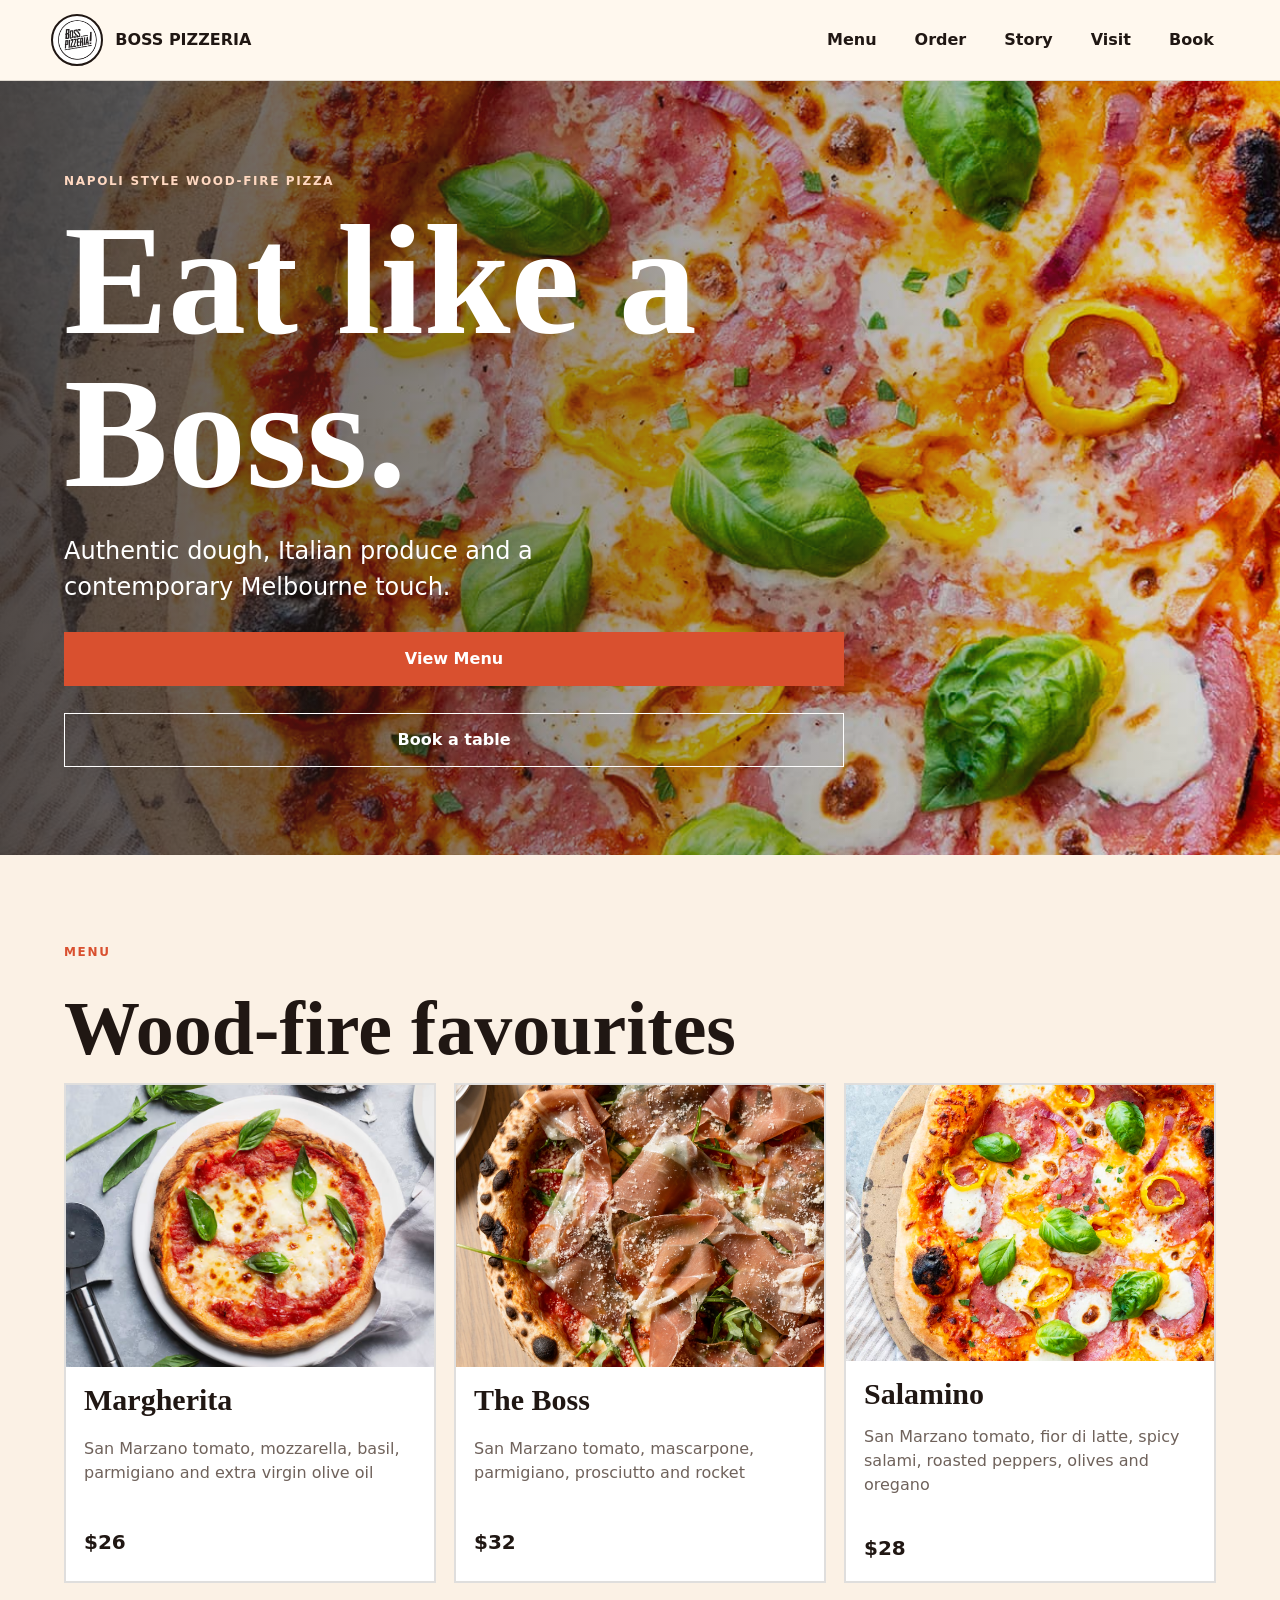
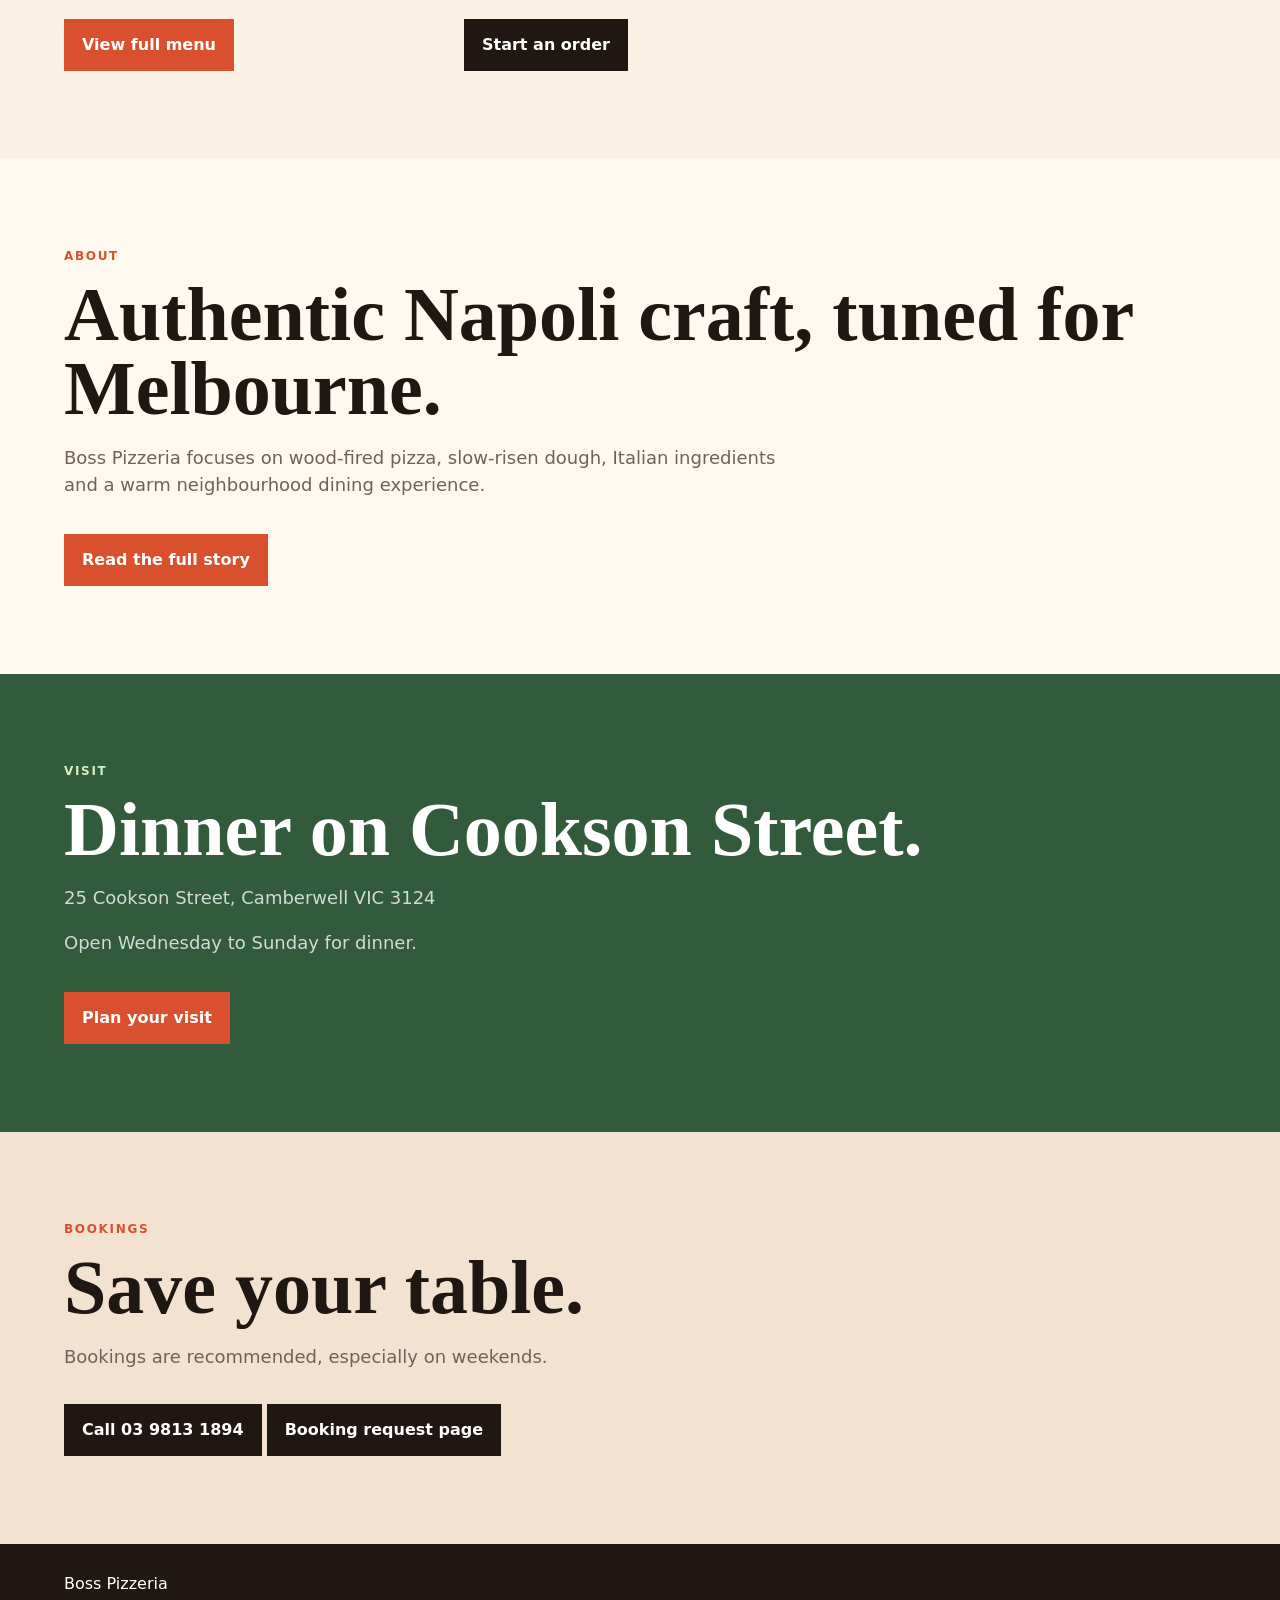
<file: index.html>
<!DOCTYPE html>
<html lang="en">
    <head>
        <meta charset="utf-8">
        <meta name="viewport" content="width=device-width, initial-scale=1">
        <title>Boss Pizzeria | Eat Like A Boss</title>
        <meta name="description" content="Redesign Proposal for Boss Pizzeria">
        <link rel="stylesheet" href="css/styles.css">
        <link rel="icon" href="assets/logo-dark.png">
    </head>
    <body>
        <header>
            <a href="index.html" aria-label="Boss Pizzeria home">
            <img src="assets/logo-dark.png" alt="" width="52" height="52">
            <span>Boss Pizzeria</span>
            </a>
            
            <!--NAVBAR SECTION-->
            <nav aria-label="Main navigation">
                <a href="menu.html">Menu</a>
                <a href="Order.html">Order</a>
                <a href="#story">Story</a>
                <a href="#visit">Visit</a>
                <a href="#booking">Book</a>
            </nav>
        </header>
        <main>
            <!--HERO SECTION-->
            <section>
                <img src="assets/hero-pizza.jpg">
                <p>Napoli style wood-fire pizza</p>
                <h1>Eat like a Boss.</h1>
                <p>Authentic dough, Italian produce and a contemporary Melbourne touch.</p>

                <a href="#menu">View Menu</a>
                <a href="#booking">Book a table</a>
            </section>
            <!--MENU SECTION-->
            <section id="menu">
                <p>Menu</p>
                <h2>Wood-fire favourites</h1>

                <article>
                    <img src="assets/margherita.png">
                    <h3>Margherita</h3>
                    <p>San Marzano tomato, mozzarella, basil, parmigiano and extra virgin olive oil</p>
                    <p>$26</p>
                </article>
                <article>
                    <img src="assets/the-boss.jpg">
                    <h3>The Boss</h3>
                    <p>San Marzano tomato, mascarpone, parmigiano, prosciutto and rocket</p>
                    <p>$32</p>
                </article>
                <article>
                    <img src="assets/hero-pizza.jpg">
                    <h3>Salamino</h3>
                    <p>San Marzano tomato, fior di latte, spicy salami, roasted peppers, olives and oregano</p>
                    <p>$28</p>
                </article>
                <a class="section-button" href="menu.html">View full menu</a>
                <a class="section-button secondary-button" href="order.html">Start an order</a>
            </section>
            <!--STORY-->
            <section id="story">
                <p>About</p>
                <h2>Authentic Napoli craft, tuned for Melbourne.</h2>
                <p>Boss Pizzeria focuses on wood-fired pizza, slow-risen dough, Italian ingredients and a warm neighbourhood dining experience.</p>
                <a class="section-button" href="story.html">Read the full story</a>
            </section>
            <!--VISIT-->
            <section id="visit">
                <p>Visit</p>
                <h2>Dinner on Cookson Street.</h2>
                <p>25 Cookson Street, Camberwell VIC 3124</p>
                <p>Open Wednesday to Sunday for dinner.</p>
                <a class="section-button" href="visit.html">Plan your visit</a>
            </section>
            <!--BOOKING-->
            <section id="booking">
                <p>Bookings</p>
                <h2>Save your table.</h2>
                <p>Bookings are recommended, especially on weekends.</p>
                <a href="tel:+61398131894">Call 03 9813 1894</a>
                <a class="section-button" href="booking.html">Booking request page</a>
            </section>
        </main>
        <footer>
            <p>Boss Pizzeria</p>
        </footer>
    </body>
</html>
</file>
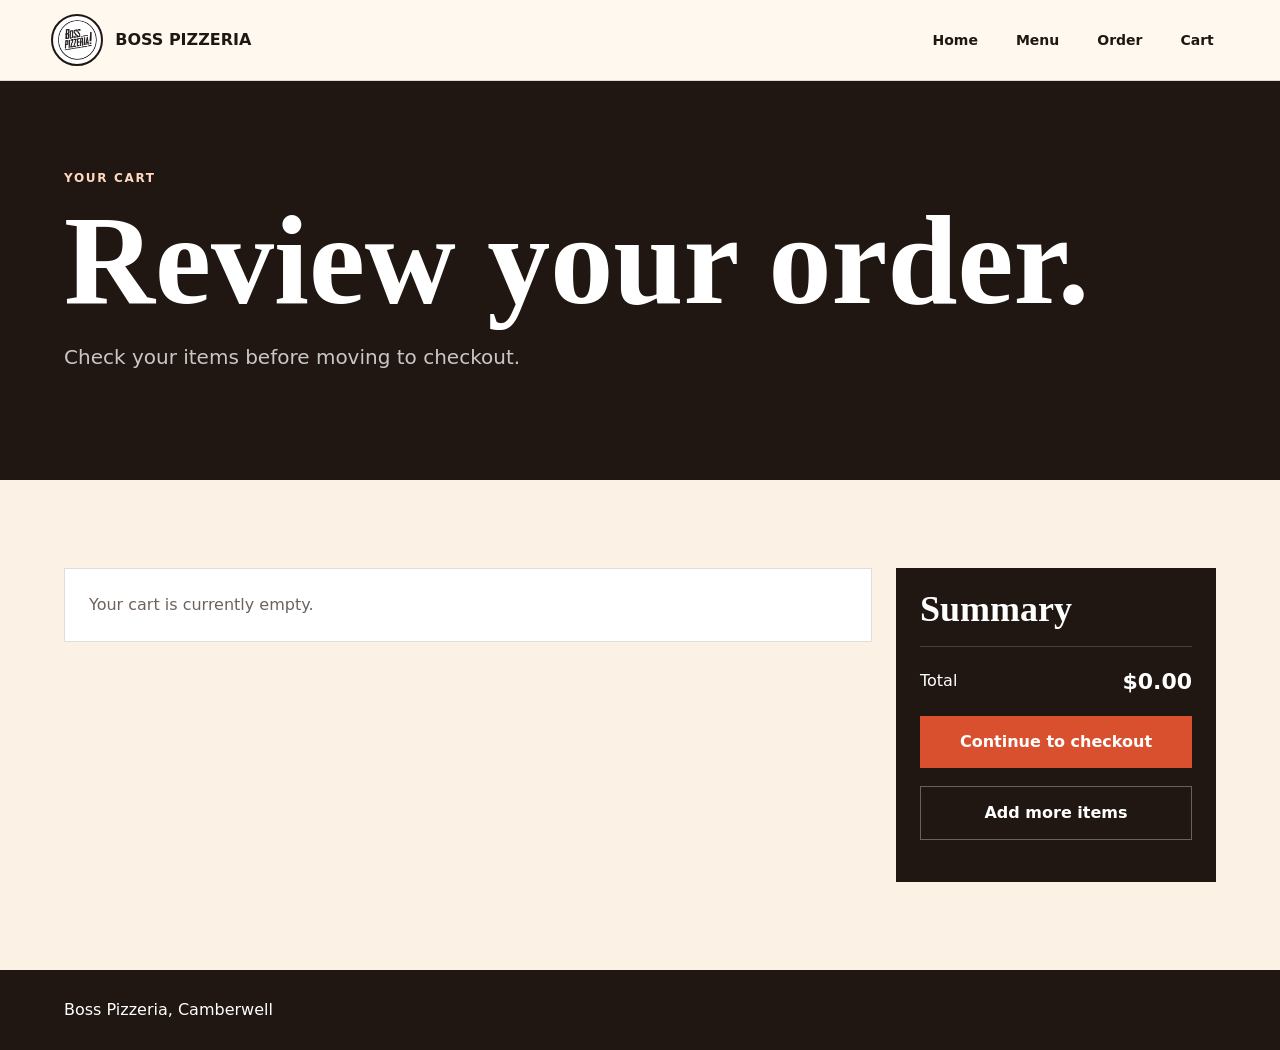
<file: cart.html>
<!doctype html>
<html lang="en">
  <head>
    <meta charset="utf-8">
    <meta name="viewport" content="width=device-width, initial-scale=1">
    <title>Cart | Boss Pizzeria</title>
    <meta name="description" content="Review your Boss Pizzeria cart.">
    <link rel="stylesheet" href="css/cart.css">
    <link rel="icon" href="assets/logo-dark.png">
  </head>

  <body>
    <header>
      <a href="index.html" aria-label="Boss Pizzeria home">
        <img src="assets/logo-dark.png" alt="" width="52" height="52">
        <span>Boss Pizzeria</span>
      </a>

      <nav aria-label="Main navigation">
        <a href="index.html">Home</a>
        <a href="menu.html">Menu</a>
        <a href="order.html">Order</a>
        <a href="cart.html">Cart</a>
      </nav>
    </header>

    <main>
      <section class="page-hero">
        <p>Your cart</p>
        <h1>Review your order.</h1>
        <p>Check your items before moving to checkout.</p>
      </section>

      <section class="cart-page">
        <div class="cart-panel">
          <p class="empty-cart-message" data-empty-cart>Your cart is currently empty.</p>
          <div class="cart-items" data-cart-items></div>
        </div>

        <aside class="cart-summary">
          <h2>Summary</h2>
          <div class="summary-line">
            <span>Total</span>
            <strong data-cart-total>$0.00</strong>
          </div>

          <a class="primary-action" href="checkout.html" data-checkout-link>Continue to checkout</a>
          <a class="secondary-action" href="order.html">Add more items</a>
          <p class="cart-warning" data-cart-warning></p>
        </aside>
      </section>
    </main>

    <footer>
      <p>Boss Pizzeria, Camberwell</p>
    </footer>

    <script src="js/cart.js"></script>
  </body>
</html>
</file>
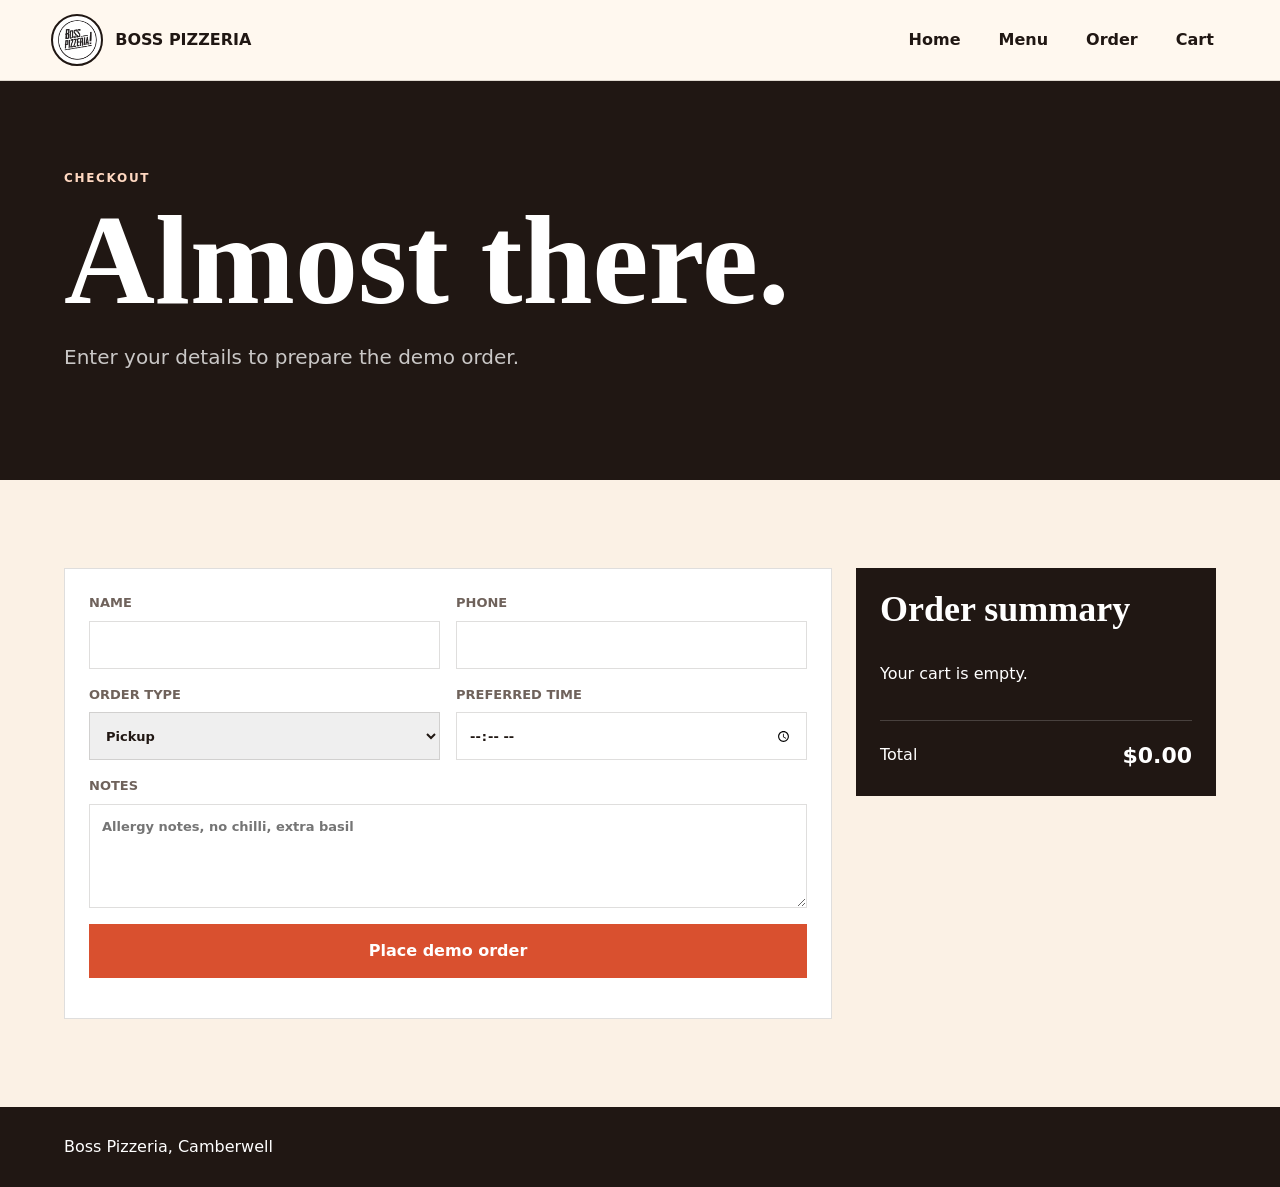
<file: checkout.html>
<!doctype html>
<html lang="en">
  <head>
    <meta charset="utf-8">
    <meta name="viewport" content="width=device-width, initial-scale=1">
    <title>Checkout | Boss Pizzeria</title>
    <meta name="description" content="Checkout demo order for Boss Pizzeria.">
    <link rel="stylesheet" href="css/checkout.css">
    <link rel="icon" href="assets/logo-dark.png">
  </head>

  <body>
    <header>
      <a href="index.html" aria-label="Boss Pizzeria home">
        <img src="assets/logo-dark.png" alt="" width="52" height="52">
        <span>Boss Pizzeria</span>
      </a>

      <nav aria-label="Main navigation">
        <a href="index.html">Home</a>
        <a href="menu.html">Menu</a>
        <a href="order.html">Order</a>
        <a href="cart.html">Cart</a>
      </nav>
    </header>

    <main>
      <section class="page-hero">
        <p>Checkout</p>
        <h1>Almost there.</h1>
        <p>Enter your details to prepare the demo order.</p>
      </section>

      <section class="checkout-page">
        <form class="checkout-form" data-checkout-form>
          <label>
            Name
            <input name="name" type="text" autocomplete="name" required>
          </label>

          <label>
            Phone
            <input name="phone" type="tel" autocomplete="tel" required>
          </label>

          <label>
            Order type
            <select name="orderType" required>
              <option value="Pickup">Pickup</option>
              <option value="Dine in">Dine in</option>
            </select>
          </label>

          <label>
            Preferred time
            <input name="time" type="time" required>
          </label>

          <label class="full">
            Notes
            <textarea name="notes" rows="4" placeholder="Allergy notes, no chilli, extra basil"></textarea>
          </label>

          <button type="submit">Place demo order</button>
          <p class="form-message" data-form-message></p>
        </form>

        <aside class="checkout-summary">
          <h2>Order summary</h2>
          <div data-summary-items></div>
          <div class="summary-line">
            <span>Total</span>
            <strong data-summary-total>$0.00</strong>
          </div>
        </aside>
      </section>
    </main>

    <footer>
      <p>Boss Pizzeria, Camberwell</p>
    </footer>

    <script src="js/checkout.js"></script>
  </body>
</html>
</file>
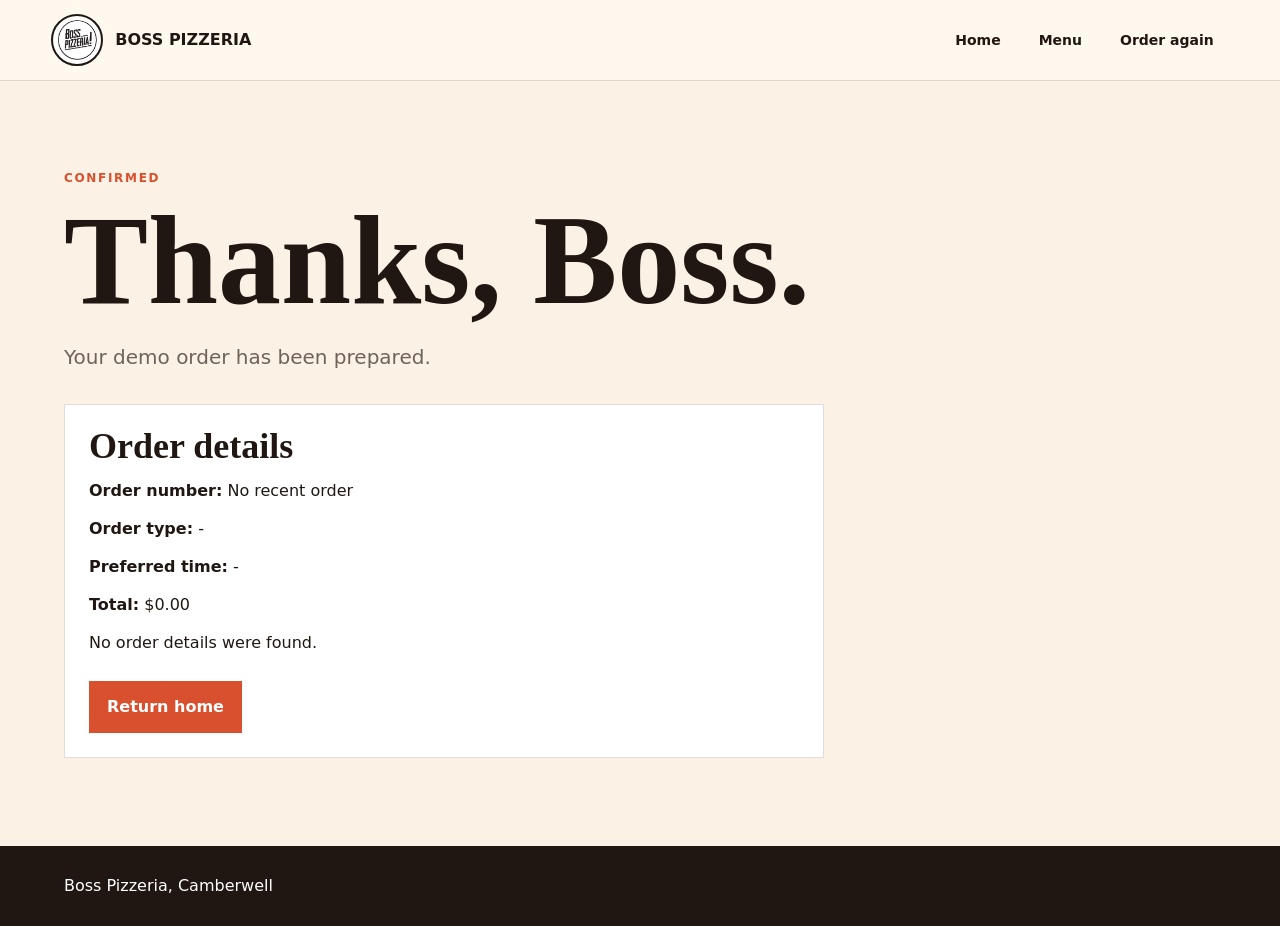
<file: confirmation.html>
<!doctype html>
<html lang="en">
  <head>
    <meta charset="utf-8">
    <meta name="viewport" content="width=device-width, initial-scale=1">
    <title>Confirmation | Boss Pizzeria</title>
    <meta name="description" content="Boss Pizzeria order confirmation.">
    <link rel="stylesheet" href="css/confirmation.css">
    <link rel="icon" href="assets/logo-dark.png">
  </head>

  <body>
    <header>
      <a href="index.html" aria-label="Boss Pizzeria home">
        <img src="assets/logo-dark.png" alt="" width="52" height="52">
        <span>Boss Pizzeria</span>
      </a>

      <nav aria-label="Main navigation">
        <a href="index.html">Home</a>
        <a href="menu.html">Menu</a>
        <a href="order.html">Order again</a>
      </nav>
    </header>

    <main>
      <section class="confirmation-page">
        <p>Confirmed</p>
        <h1>Thanks, <span data-customer-name>Boss</span>.</h1>
        <p>Your demo order has been prepared.</p>

        <div class="confirmation-card">
          <h2>Order details</h2>
          <p><strong>Order number:</strong> <span data-order-number></span></p>
          <p><strong>Order type:</strong> <span data-order-type></span></p>
          <p><strong>Preferred time:</strong> <span data-order-time></span></p>
          <p><strong>Total:</strong> <span data-order-total></span></p>

          <div data-confirmation-items></div>

          <a href="index.html">Return home</a>
        </div>
      </section>
    </main>

    <footer>
      <p>Boss Pizzeria, Camberwell</p>
    </footer>

    <script src="js/confirmation.js"></script>
  </body>
</html>
</file>
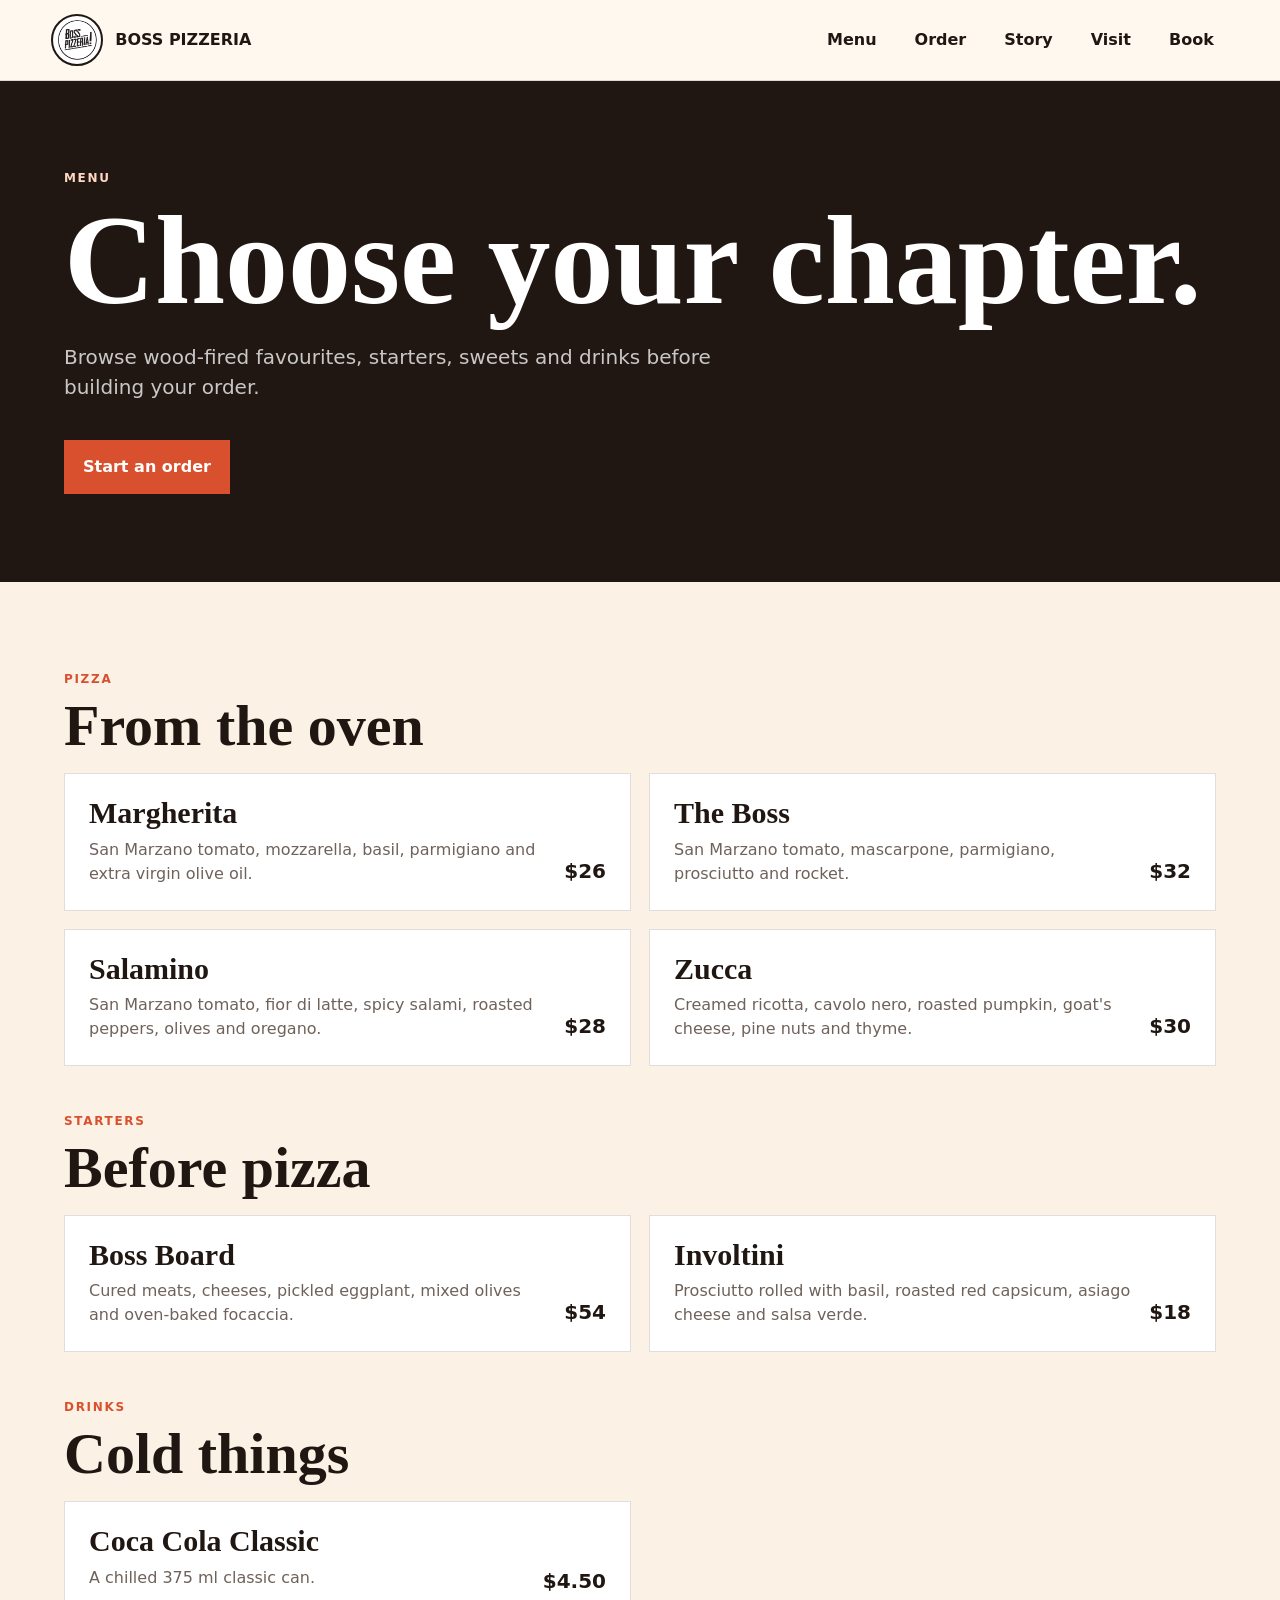
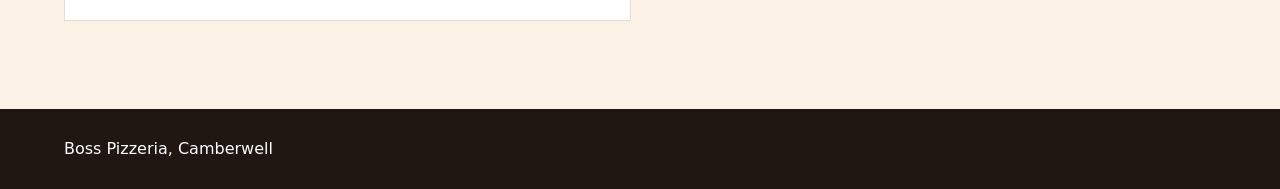
<file: menu.html>
<!doctype html>
<html lang="en">
  <head>
    <meta charset="utf-8">
    <meta name="viewport" content="width=device-width, initial-scale=1">
    <title>Menu | Boss Pizzeria</title>
    <meta name="description" content="Browse the Boss Pizzeria menu.">
    <link rel="stylesheet" href="css/menu.css">
    <link rel="icon" href="assets/logo-dark.png">
  </head>

  <body>
    <header>
      <a href="index.html" aria-label="Boss Pizzeria home">
        <img src="assets/logo-dark.png" alt="" width="52" height="52" href="index.html">
        <span>Boss Pizzeria</span>
      </a>

      <nav aria-label="Main navigation">
        <a href="menu.html">Menu</a>
        <a href="Order.html">Order</a>
        <a href="index.html#story">Story</a>
        <a href="index.html#visit">Visit</a>
        <a href="index.html#booking">Book</a>
      </nav>
    </header>

    <main>
      <section class="page-hero">
        <p>Menu</p>
        <h1>Choose your chapter.</h1>
        <p>Browse wood-fired favourites, starters, sweets and drinks before building your order.</p>
        <a class="section-button secondary-button" href="order.html">Start an order</a>
      </section>

      <section class="full-menu">
        <div>
          <p>Pizza</p>
          <h2>From the oven</h2>
        </div>

        <article>
          <h3>Margherita</h3>
          <p>San Marzano tomato, mozzarella, basil, parmigiano and extra virgin olive oil.</p>
          <strong>$26</strong>
        </article>

        <article>
          <h3>The Boss</h3>
          <p>San Marzano tomato, mascarpone, parmigiano, prosciutto and rocket.</p>
          <strong>$32</strong>
        </article>

        <article>
          <h3>Salamino</h3>
          <p>San Marzano tomato, fior di latte, spicy salami, roasted peppers, olives and oregano.</p>
          <strong>$28</strong>
        </article>

        <article>
          <h3>Zucca</h3>
          <p>Creamed ricotta, cavolo nero, roasted pumpkin, goat's cheese, pine nuts and thyme.</p>
          <strong>$30</strong>
        </article>

        <div>
          <p>Starters</p>
          <h2>Before pizza</h2>
        </div>

        <article>
          <h3>Boss Board</h3>
          <p>Cured meats, cheeses, pickled eggplant, mixed olives and oven-baked focaccia.</p>
          <strong>$54</strong>
        </article>

        <article>
          <h3>Involtini</h3>
          <p>Prosciutto rolled with basil, roasted red capsicum, asiago cheese and salsa verde.</p>
          <strong>$18</strong>
        </article>

        <div>
          <p>Drinks</p>
          <h2>Cold things</h2>
        </div>

        <article>
          <h3>Coca Cola Classic</h3>
          <p>A chilled 375 ml classic can.</p>
          <strong>$4.50</strong>
        </article>
      </section>
    </main>

    <footer>
      <p>Boss Pizzeria, Camberwell</p>
    </footer>
  </body>
</html>
</file>
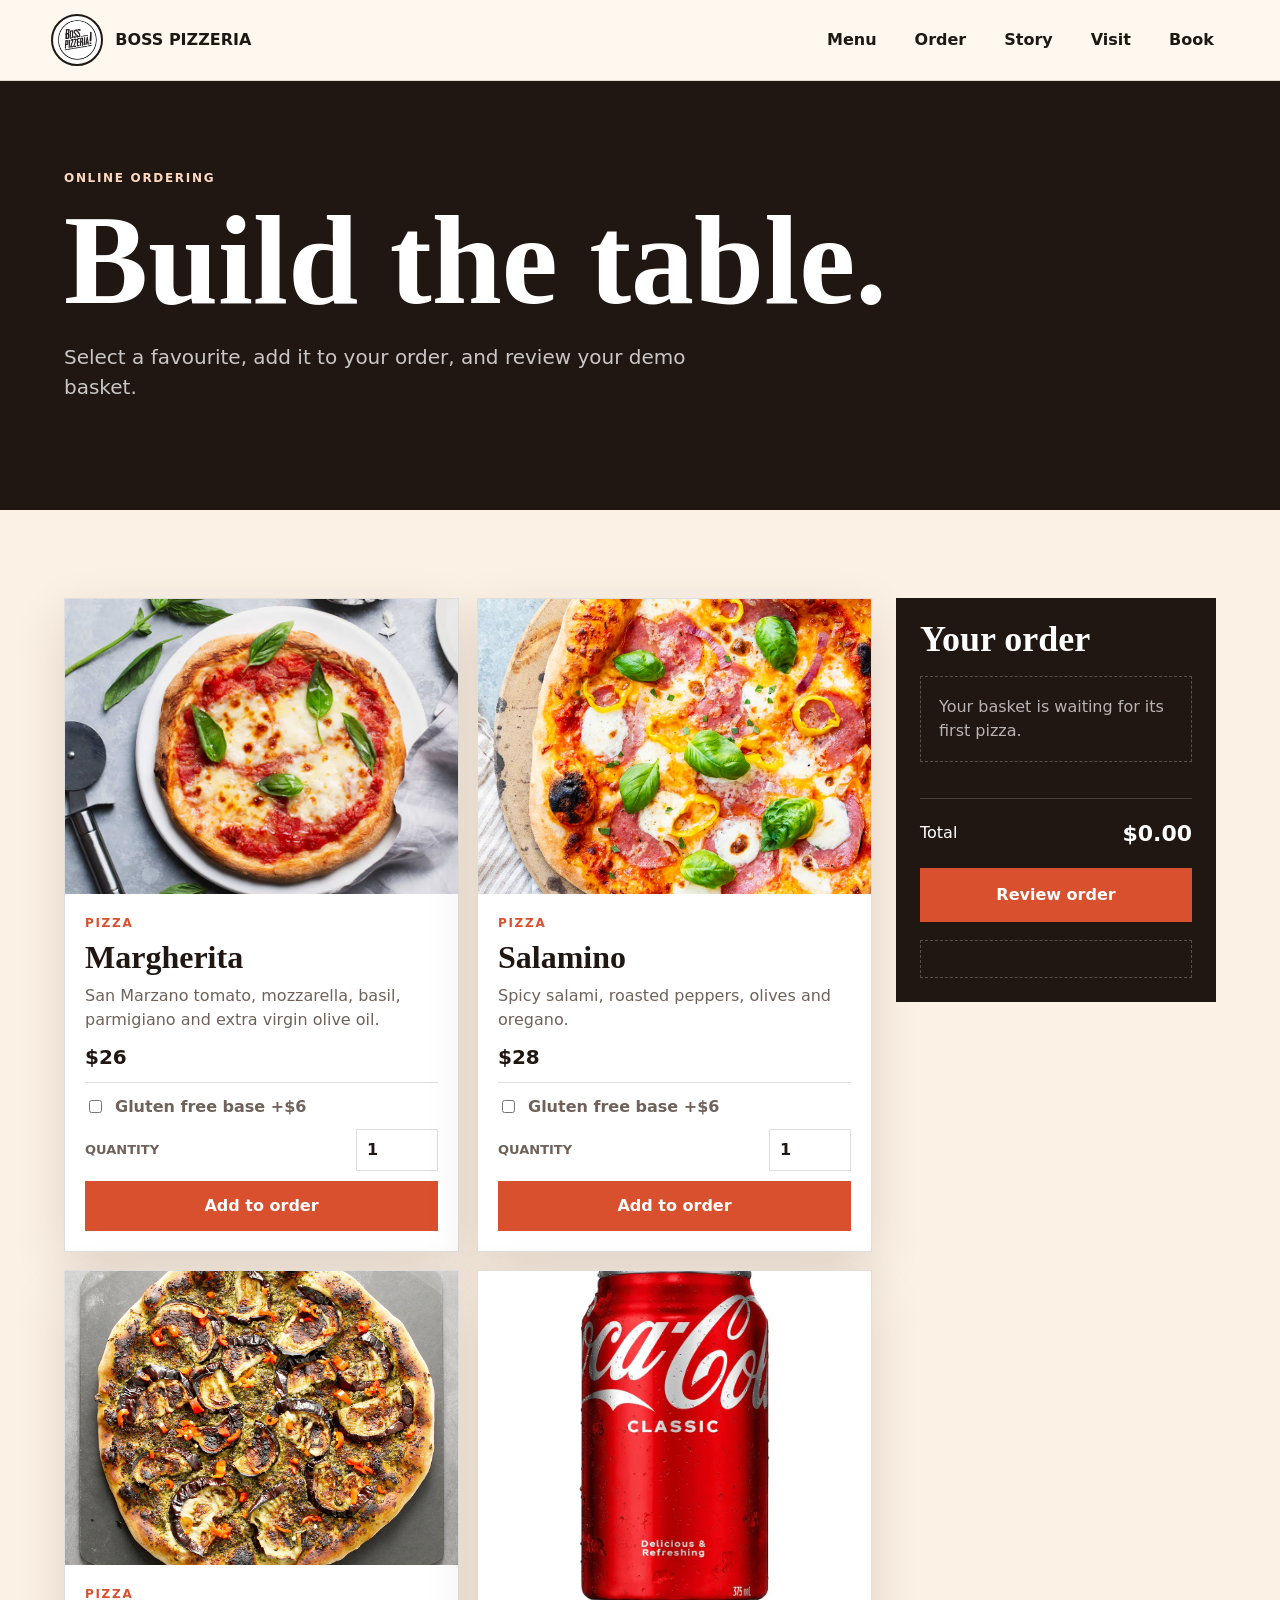
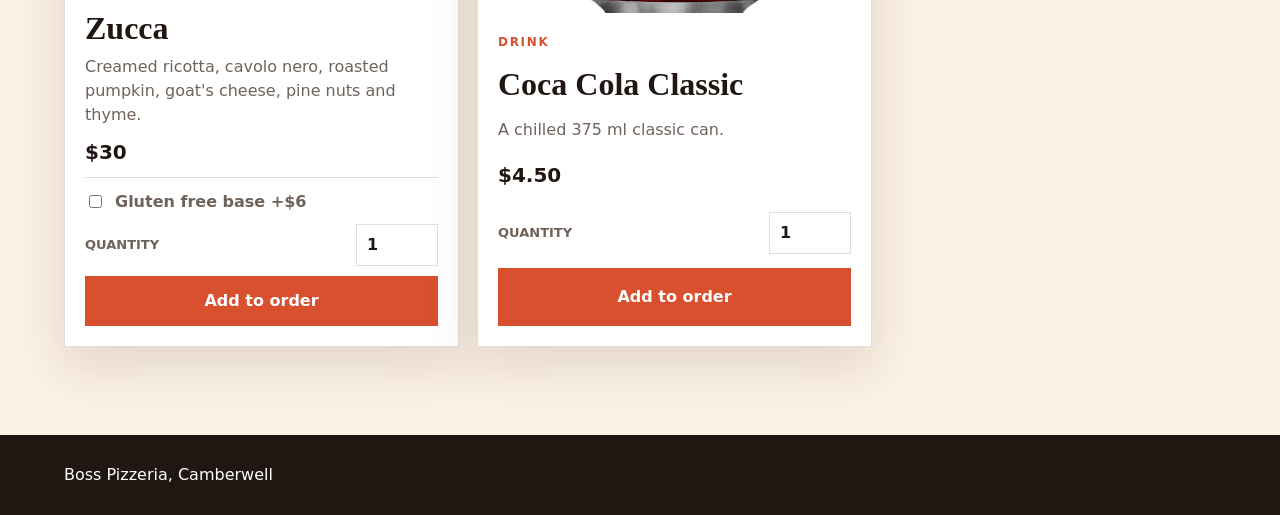
<file: Order.html>
<!doctype html>
<html lang="en">
  <head>
    <meta charset="utf-8">
    <meta name="viewport" content="width=device-width, initial-scale=1">
    <title>Order | Boss Pizzeria</title>
    <meta name="description" content="Build a Boss Pizzeria order.">
    <link rel="stylesheet" href="css/order.css">
    <link rel="icon" href="assets/logo-dark.png">
  </head>

  <body>
    <header>
      <a href="index.html" aria-label="Boss Pizzeria home">
        <img src="assets/logo-dark.png" alt="" width="52" height="52" href="index.html">
        <span>Boss Pizzeria</span>
      </a>

      <nav aria-label="Main navigation">
        <a href="menu.html">Menu</a>
        <a href="Order.html">Order</a>
        <a href="index.html#story">Story</a>
        <a href="index.html#visit">Visit</a>
        <a href="index.html#booking">Book</a>
      </nav>
    </header>

    <main>
      <section class="page-hero">
        <p>Online ordering</p>
        <h1>Build the table.</h1>
        <p>Select a favourite, add it to your order, and review your demo basket.</p>
      </section>

      <section class="order-layout">
        <div class="order-list">
            <article class="order-card">
            <img src="assets/margherita.png" alt="Margherita pizza with fresh basil">
            <div>
                <p>Pizza</p>
                <h2>Margherita</h2>
                <p>San Marzano tomato, mozzarella, basil, parmigiano and extra virgin olive oil.</p>
                <strong>$26</strong>

                <label class="option-check">
                <input type="checkbox" data-option="gluten-free">
                <span>Gluten free base +$6</span>
                </label>

                <label class="quantity-control">
                <span>Quantity</span>
                <input type="number" min="1" value="1" data-quantity>
                </label>

                <button type="button" data-add-item data-name="Margherita" data-price="26" data-gluten-eligible="true">
                Add to order
                </button>
            </div>
            </article>

            <article class="order-card">
            <img src="assets/hero-pizza.jpg" alt="Pizza with salami, basil and yellow chilli">
            <div>
                <p>Pizza</p>
                <h2>Salamino</h2>
                <p>Spicy salami, roasted peppers, olives and oregano.</p>
                <strong>$28</strong>

                <label class="option-check">
                <input type="checkbox" data-option="gluten-free">
                <span>Gluten free base +$6</span>
                </label>

                <label class="quantity-control">
                <span>Quantity</span>
                <input type="number" min="1" value="1" data-quantity>
                </label>

                <button type="button" data-add-item data-name="Salamino" data-price="28" data-gluten-eligible="true">
                Add to order
                </button>
            </div>
            </article>

            <article class="order-card">
            <img src="assets/eggplant-pizza.png" alt="Eggplant pizza with pesto and chilli">
            <div>
                <p>Pizza</p>
                <h2>Zucca</h2>
                <p>Creamed ricotta, cavolo nero, roasted pumpkin, goat's cheese, pine nuts and thyme.</p>
                <strong>$30</strong>

                <label class="option-check">
                <input type="checkbox" data-option="gluten-free">
                <span>Gluten free base +$6</span>
                </label>

                <label class="quantity-control">
                <span>Quantity</span>
                <input type="number" min="1" value="1" data-quantity>
                </label>

                <button type="button" data-add-item data-name="Zucca" data-price="30" data-gluten-eligible="true">
                Add to order
                </button>
            </div>
            </article>

            <article class="order-card">
            <img src="assets/coke.png" alt="Coca Cola can">
            <div>
                <p>Drink</p>
                <h2>Coca Cola Classic</h2>
                <p>A chilled 375 ml classic can.</p>
                <strong>$4.50</strong>

                <label class="quantity-control">
                <span>Quantity</span>
                <input type="number" min="1" value="1" data-quantity>
                </label>

                <button type="button" data-add-item data-name="Coca Cola Classic" data-price="4.5" data-gluten-eligible="false">
                Add to order
                </button>
            </div>
            </article>
        </div>

        <aside class="order-summary">
            <h2>Your order</h2>

            <p class="empty-cart-message" data-empty-cart>Your basket is waiting for its first pizza.</p>

            <div class="cart-items" data-cart-items></div>

            <div class="summary-line">
                <span>Total</span>
                <strong data-cart-total>$0.00</strong>
            </div>

            <button type="button" data-review-order>Review order</button>
            <p class="review-message" data-review-message></p>
            </aside>
      </section>
    </main>

    <footer>
      <p>Boss Pizzeria, Camberwell</p>
    </footer>
    <script src="js/order.js"></script>
  </body>
</html>
</file>
<file: css/styles.css>
:root{
    --paper: #fff8ef;
    --paper-deep: #f2e2cf;
    --ink: #201713;
    --muted: #6f625b;
    --tomato: #d9502f;
    --tomato-dark: #a53722;
    --basil: #315b3b;
    --line: rgba(32,23,19,0.14);
}

*{
    box-sizing: border-box;
}

html{
    scroll-behavior: smooth;
}

body{
    margin:0;
    background: var(--paper);
    color: var(--ink);
    font-family: Inter, system-ui, -apple-system, BlinkMacSystemFont, "Segoe UI", sans-serif;
    line-height: 1.5;
}

img{
    display: block;
    max-width: 100%;
}

a{
    color:inherit;
    text-decoration: none;
}
/*HEADER SECTION*/
header{
    align-items: center;
    background: rgba(255,248,238,1);
    border-bottom: 1px solid var(--line);
    display: flex;
    justify-content: space-between;
    padding: 14px clamp(18px,4vw,56px);
    position: sticky;
    top: 0;
    z-index: 10;
    opacity: 1;
}

header > a{
    align-items: center;
    display: inline-flex;
    gap: 12px;
    font-weight: 900;
    text-transform: uppercase;
}

header > a img{
    background: white;
    border: 2px solid var(--ink);
    border-radius: 50%;
    height: 52px;
    object-fit: contain;
    padding: 4px;
    width: 52px;
}

/*NAV SECTION*/
nav{
    align-items: center;
    display:flex;
    gap: 8px;
    opacity: 1;
}

nav a{
    border: 1px solid transparent;
    font-size: 16px;
    font-weight: 800;
    padding: 10px 14px;
}

nav a:hover{
    border-color: var(--ink);
}

/*MAIN SECTION*/
main > section {
    padding: clamp(48px, 7vw, 88px) clamp(20px, 5vw, 72px);
}
/*Hero*/
main >section:first-child{
    align-items: end;
    color: white;
    display: grid;
    min-height: 86vh;
    overflow: hidden;
    position: relative;
}
main >section:first-child >img{
    height: 100%;
    inset: 0;
    object-fit: cover;
    position: absolute;
    width: 100%;
    z-index: 0;
}

main > section:first-child::after{
    background: linear-gradient(
        90deg,
        rgba(32,23,19,0.78),
        rgba(32,23,19,0.38) 55%,
        rgba(32,23,19,0.12)
    );
    content: "";
    inset: 0;
    position: absolute;
    z-index:1;
}
main > section:first-child > *:not(img){
    max-width: 780px;
    position: relative;
    z-index: 2;
}

main > section:first-child p:first-of-type,
section > p:first-child{
    color: var(--tomato);
    font-size: 12px;
    font-weight: 900;
    letter-spacing: 0.14em;
    margin: 0 0 12px;
    text-transform: uppercase;
}

main > section:first-child p:first-of-type{
    color: #ffd8c1;
}

main > section:first-child p:nth-of-type(2){
    font-size: clamp(18px,2vw,24px);
    margin: 20px 0 0;
    max-width: 640px;
}

main > section:first-child a{
    border: 1px solid white;
    display: inline-flex;
    font-weight:900;
    justify-content: center;
    margin-right: 10px;
    margin-top: 24px;
    min-height:50px;
    padding: 14px 18px;
}

main > section:first-child a:first-of-type{
    background: var(--tomato);
    border-color: var(--tomato);
}

main > section:first-child a:first-of-type:hover{
    background: var(--tomato-dark);
    border-color: var(--tomato-dark);
}

/*Menu*/
#menu{
    background: #fbf1e5;
    display: grid;
    gap: 18px;
    grid-template-columns: repeat(3,minmax(0,1fr))
}

#menu >p,#menu>h2{
    grid-column: 1/-1;
}

#menu article {
  background: white;
  border: 2px solid var(--line);
  display: grid;
  overflow: hidden;
}
#menu article img{
    aspect-ratio: 4/3;
    height:100%;
    object-fit: cover;
    width:100%;
}

#menu article h3, #menu article p{
    margin-left:18px;
    margin-right:18px;
}

#menu article h3{
    margin-top:18px;
}

#menu article p{
    color: var(--muted);
}

#menu article p:last-child{
    color: var(--ink);
    font-size:20px;
    font-weight: 900;
    margin-bottom: 18px;
}

/*Story*/
#story{
    background: var(--paper);
}

#story p:not(:first-child) {
    color: var(--muted);
    font-size: 18px;
    max-width: 720px;
}

/*Visit*/
#visit{
    background: var(--basil);
    color: white;
}

#visit > p:first-child{
    color: #d5f0bc;
}

#visit p:not(:first-child) {
    color: rgba(255, 255, 255, 0.78);
    font-size: 18px;
    max-width: 720px;
}

/*Booking*/
#booking {
    background: var(--paper-deep);
}

#booking p:not(:first-child) {
    color: var(--muted);
    font-size: 18px;
    max-width: 720px;
}

#booking a {
    background: var(--ink);
    color: white;
    display: inline-flex;
    font-weight: 900;
    margin-top: 16px;
    min-height: 50px;
    padding: 14px 18px;
}

/*Footer*/
footer {
    align-items: center;
    background: var(--ink);
    color: white;
    display: flex;
    justify-content: space-between;
    padding: 28px clamp(20px, 5vw, 72px);
}

footer p {
    margin: 0;
}

/*generics*/
h1,h2,h3{
    font-family: Georgia, 'Times New Roman', Times, serif;
    line-height: 0.98;
    margin: 0;
}

h1{
    font-size: clamp(64px,14vw, 156px);
}

h2{
    font-size: clamp(38px,6vw, 76px);
}

h3{
    font-size: 30px;
}

/*Generics for BOOKING STORY ORDERING*/
.section-button {
    background: var(--tomato);
    color: white;
    display: inline-flex;
    font-weight: 900;
    justify-content: center;
    margin-top: 18px;
    min-height: 50px;
    padding: 14px 18px;
    width: fit-content;
}

.section-button:hover {
    background: var(--tomato-dark);
    border-color: var(--tomato-dark);
}

.secondary-button {
    background: var(--ink);
    border-color: var(--ink);
    color: white;
    margin-left: 10px;
}

.secondary-button:hover {
    background: var(--basil);
    border-color: var(--basil);
    color: white;
}

/*MOBILE ASHERENCE*/
@media (max-width: 760px) {
  header {
    align-items: center;
    gap: 18px;
    flex-direction: column;
    padding: 18px 20px 22px;
  }

  header > a {
    justify-content: center;
  }

  header > a img {
    height: 64px;
    width: 64px;
  }

  main > section:first-child {
    min-height: 78vh;
  }

  main > section:first-child::after {
    background: linear-gradient(
      0deg,
      rgba(32, 23, 19, 0.82),
      rgba(32, 23, 19, 0.18)
    );
  }

  h1 {
    font-size: clamp(56px, 18vw, 96px);
  }

  h2 {
    font-size: clamp(34px, 12vw, 56px);
  }

  footer {
    align-items: flex-start;
    flex-direction: column;
    gap: 12px;
  }

  nav {
    justify-content: center;
    width: 100%;
  }

  nav a {
    font-size: 16px;
    padding: 8px 8px;
  }

  #menu{
    grid-template-columns: 1fr;
  }
}
</file>
<file: css/cart.css>
:root {
    --paper: #fff8ef;
    --paper-deep: #f2e2cf;
    --ink: #201713;
    --muted: #6f625b;
    --tomato: #d9502f;
    --tomato-dark: #a53722;
    --line: rgba(32, 23, 19, 0.14);
}

* {
    box-sizing: border-box;
}

body {
    margin: 0;
    background: var(--paper);
    color: var(--ink);
    font-family: Inter, system-ui, -apple-system, BlinkMacSystemFont, "Segoe UI", sans-serif;
    line-height: 1.5;
}

a {
    color: inherit;
    text-decoration: none;
}

img {
    display: block;
    max-width: 100%;
}

/* HEADER */
header {
    align-items: center;
    background: rgba(255, 248, 239, 0.95);
    border-bottom: 1px solid var(--line);
    display: flex;
    justify-content: space-between;
    padding: 14px clamp(18px, 4vw, 56px);
    position: sticky;
    top: 0;
    z-index: 10;
}

header > a {
    align-items: center;
    display: inline-flex;
    gap: 12px;
    font-weight: 900;
    text-transform: uppercase;
}

header > a img {
    background: white;
    border: 2px solid var(--ink);
    border-radius: 50%;
    height: 52px;
    object-fit: contain;
    padding: 4px;
    width: 52px;
}

nav {
    display: flex;
    gap: 8px;
}

nav a {
    border: 1px solid transparent;
    font-size: 14px;
    font-weight: 800;
    padding: 10px 14px;
}

nav a:hover {
    border-color: var(--ink);
}

/* HERO */
main > section {
    padding: clamp(48px, 7vw, 88px) clamp(20px, 5vw, 72px);
}

.page-hero {
    background: var(--ink);
    color: white;
}

.page-hero p:first-child {
    color: #ffd8c1;
    font-size: 12px;
    font-weight: 900;
    letter-spacing: 0.14em;
    margin: 0 0 12px;
    text-transform: uppercase;
}

h1,
h2,
h3 {
    font-family: Georgia, "Times New Roman", serif;
    line-height: 0.98;
    margin: 0;
}

.page-hero h1 {
    font-size: clamp(56px, 10vw, 126px);
}

.page-hero p:not(:first-child) {
    color: rgba(255, 255, 255, 0.76);
    font-size: 20px;
    max-width: 680px;
}

/* CART */
.cart-page {
    align-items: start;
    background: #fbf1e5;
    display: grid;
    gap: 24px;
    grid-template-columns: minmax(0, 1fr) 320px;
}

.cart-panel {
    background: white;
    border: 1px solid var(--line);
    padding: 24px;
}

.empty-cart-message {
    color: var(--muted);
    margin: 0;
}

.cart-items {
    display: grid;
    gap: 14px;
}

.cart-row {
    border-bottom: 1px solid var(--line);
    display: grid;
    gap: 12px;
    grid-template-columns: minmax(0, 1fr) auto;
    padding-bottom: 14px;
}

.cart-row div {
    display: grid;
    gap: 4px;
}

.cart-row small,
.cart-row span {
    color: var(--muted);
}

.cart-row-actions {
    align-items: end;
    display: grid;
    gap: 8px;
    justify-items: end;
}

.cart-row-actions button {
    background: transparent;
    border: 1px solid var(--line);
    color: var(--muted);
    cursor: pointer;
    font: inherit;
    font-size: 12px;
    font-weight: 900;
    padding: 6px 8px;
    text-transform: uppercase;
}

.cart-row-actions button:hover {
    background: var(--ink);
    color: white;
}

.cart-summary {
    background: var(--ink);
    color: white;
    display: grid;
    gap: 18px;
    padding: 24px;
    position: sticky;
    top: 98px;
}

.cart-summary h2 {
    font-size: 36px;
}

.summary-line {
    align-items: center;
    border-top: 1px solid rgba(255, 255, 255, 0.18);
    display: flex;
    justify-content: space-between;
    padding-top: 18px;
}

.summary-line strong {
    font-size: 22px;
}

.primary-action,
.secondary-action {
    display: inline-flex;
    font-weight: 900;
    justify-content: center;
    min-height: 50px;
    padding: 14px 18px;
}

.primary-action {
    background: var(--tomato);
    color: white;
}

.primary-action:hover {
    background: var(--tomato-dark);
}

.secondary-action {
    border: 1px solid rgba(255, 255, 255, 0.32);
    color: white;
}

.cart-warning {
    color: #ffd8c1;
    font-weight: 800;
    margin: 0;
}

/* FOOTER */
footer {
    background: var(--ink);
    color: white;
    padding: 28px clamp(20px, 5vw, 72px);
}

footer p {
    margin: 0;
}

/* MOBILE */
@media (max-width: 900px) {
    .cart-page {
        grid-template-columns: 1fr;
    }

    .cart-summary {
        position: static;
    }
}

@media (max-width: 760px) {
    header {
        align-items: center;
        gap: 18px;
        flex-direction: column;
        padding: 18px 20px 22px;
    }

    header > a img {
        height: 64px;
        width: 64px;
    }

    nav {
        flex-wrap: wrap;
        justify-content: center;
        width: 100%;
    }

    nav a {
        font-size: 16px;
        padding: 8px 8px;
    }

    .cart-row {
        grid-template-columns: 1fr;
    }

    .cart-row-actions {
        justify-items: start;
    }
}
</file>
<file: css/checkout.css>
:root {
    --paper: #fff8ef;
    --paper-deep: #f2e2cf;
    --ink: #201713;
    --muted: #6f625b;
    --tomato: #d9502f;
    --tomato-dark: #a53722;
    --line: rgba(32, 23, 19, 0.14);
}

* {
    box-sizing: border-box;
}

body {
    margin: 0;
    background: var(--paper);
    color: var(--ink);
    font-family: Inter, system-ui, -apple-system, BlinkMacSystemFont, "Segoe UI", sans-serif;
    line-height: 1.5;
}

a {
    color: inherit;
    text-decoration: none;
}

img {
    display: block;
    max-width: 100%;
    max-height: fit-content;
}

/* HEADER */
header {
    align-items: center;
    background: rgba(255, 248, 239, 0.95);
    border-bottom: 1px solid var(--line);
    display: flex;
    justify-content: space-between;
    padding: 14px clamp(18px, 4vw, 56px);
    position: sticky;
    top: 0;
    z-index: 10;
}

header > a {
    align-items: center;
    display: inline-flex;
    gap: 12px;
    font-weight: 900;
    text-transform: uppercase;
}

header > a img {
    background: white;
    border: 2px solid var(--ink);
    border-radius: 50%;
    height: 52px;
    object-fit: contain;
    padding: 4px;
    width: 52px;
}

nav {
    align-items: center;
    display: flex;
    gap: 8px;
}

nav a {
    border: 1px solid transparent;
    font-size: 16px;
    font-weight: 800;
    padding: 10px 14px;
}

nav a:hover {
    border-color: var(--ink);
}

/* PAGE HERO */
main > section {
    padding: clamp(48px, 7vw, 88px) clamp(20px, 5vw, 72px);
}

.page-hero {
    background: var(--ink);
    color: white;
}

.page-hero p:first-child {
    color: #ffd8c1;
    font-size: 12px;
    font-weight: 900;
    letter-spacing: 0.14em;
    margin: 0 0 12px;
    text-transform: uppercase;
}

h1,
h2,
h3 {
    font-family: Georgia, "Times New Roman", serif;
    line-height: 0.98;
    margin: 0;
}

.page-hero h1 {
    font-size: clamp(56px, 10vw, 126px);
}

.page-hero p:not(:first-child) {
    color: rgba(255, 255, 255, 0.76);
    font-size: 20px;
    max-width: 680px;
}

/* CHECKOUT */
.checkout-page {
    align-items: start;
    background: #fbf1e5;
    display: grid;
    gap: 24px;
    grid-template-columns: minmax(0, 1fr) 360px;
}

.checkout-form {
    background: white;
    border: 1px solid var(--line);
    display: grid;
    gap: 16px;
    grid-template-columns: repeat(2, minmax(0, 1fr));
    padding: 24px;
}

.checkout-form label {
    color: var(--muted);
    display: grid;
    font-size: 13px;
    font-weight: 900;
    gap: 8px;
    text-transform: uppercase;
}

.checkout-form input,
.checkout-form select,
.checkout-form textarea {
    border: 1px solid var(--line);
    color: var(--ink);
    font: inherit;
    min-height: 48px;
    padding: 12px;
    width: 100%;
}

.checkout-form textarea {
    resize: vertical;
}

.checkout-form input:focus,
.checkout-form select:focus,
.checkout-form textarea:focus {
    border-color: var(--tomato);
    outline: 3px solid rgba(217, 80, 47, 0.18);
}

.full {
    grid-column: 1 / -1;
}

.checkout-form button {
    background: var(--tomato);
    border: 1px solid var(--tomato);
    color: white;
    cursor: pointer;
    font: inherit;
    font-weight: 900;
    grid-column: 1 / -1;
    min-height: 50px;
    padding: 14px 18px;
}

.checkout-form button:hover {
    background: var(--tomato-dark);
    border-color: var(--tomato-dark);
}

.form-message {
    color: var(--tomato-dark);
    font-weight: 800;
    grid-column: 1 / -1;
    margin: 0;
}

/* CHECKOUT SUMMARY */
.checkout-summary {
    background: var(--ink);
    color: white;
    display: grid;
    gap: 18px;
    padding: 24px;
    position: sticky;
    top: 98px;
}

.checkout-summary h2 {
    font-size: 36px;
}

.summary-item {
    border-bottom: 1px solid rgba(255, 255, 255, 0.16);
    display: grid;
    gap: 4px;
    padding-bottom: 12px;
}

.summary-item small,
.summary-item span {
    color: rgba(255, 255, 255, 0.64);
}

.summary-line {
    align-items: center;
    border-top: 1px solid rgba(255, 255, 255, 0.18);
    display: flex;
    justify-content: space-between;
    padding-top: 18px;
}

.summary-line strong {
    font-size: 22px;
}

/* FOOTER */
footer {
    background: var(--ink);
    color: white;
    padding: 28px clamp(20px, 5vw, 72px);
}

footer p {
    margin: 0;
}

/* RESPONSIVE */
@media (max-width: 900px) {
    .checkout-page {
        grid-template-columns: 1fr;
    }

    .checkout-summary {
        position: static;
    }
}

@media (max-width: 760px) {
    header {
        align-items: center;
        gap: 18px;
        flex-direction: column;
        padding: 18px 20px 22px;
    }

    header > a img {
        height: 64px;
        width: 64px;
    }

    nav {
        flex-wrap: wrap;
        justify-content: center;
        width: 100%;
    }

    nav a {
        font-size: 16px;
        padding: 8px 8px;
    }

    .checkout-form {
        grid-template-columns: 1fr;
    }
}
</file>
<file: css/confirmation.css>
:root {
    --paper: #fff8ef;
    --ink: #201713;
    --muted: #6f625b;
    --tomato: #d9502f;
    --tomato-dark: #a53722;
    --line: rgba(32, 23, 19, 0.14);
}

* {
    box-sizing: border-box;
}

body {
    margin: 0;
    background: var(--paper);
    color: var(--ink);
    font-family: Inter, system-ui, -apple-system, BlinkMacSystemFont, "Segoe UI", sans-serif;
    line-height: 1.5;
}

a {
    color: inherit;
    text-decoration: none;
}

header {
    align-items: center;
    background: rgba(255, 248, 239, 0.95);
    border-bottom: 1px solid var(--line);
    display: flex;
    justify-content: space-between;
    padding: 14px clamp(18px, 4vw, 56px);
    position: sticky;
    top: 0;
    z-index: 10;
}

header > a {
    align-items: center;
    display: inline-flex;
    gap: 12px;
    font-weight: 900;
    text-transform: uppercase;
}

header > a img {
    background: white;
    border: 2px solid var(--ink);
    border-radius: 50%;
    height: 52px;
    object-fit: contain;
    padding: 4px;
    width: 52px;
}

nav {
    display: flex;
    gap: 8px;
}

nav a {
    border: 1px solid transparent;
    font-size: 14px;
    font-weight: 800;
    padding: 10px 14px;
}

nav a:hover {
    border-color: var(--ink);
}

.confirmation-page {
    background: #fbf1e5;
    min-height: 80vh;
    padding: clamp(48px, 7vw, 88px) clamp(20px, 5vw, 72px);
}

.confirmation-page > p:first-child {
    color: var(--tomato);
    font-size: 12px;
    font-weight: 900;
    letter-spacing: 0.14em;
    margin: 0 0 12px;
    text-transform: uppercase;
}

h1,
h2 {
    font-family: Georgia, "Times New Roman", serif;
    line-height: 0.98;
    margin: 0;
}

h1 {
    font-size: clamp(56px, 10vw, 126px);
}

.confirmation-page > p:not(:first-child) {
    color: var(--muted);
    font-size: 20px;
}

.confirmation-card {
    background: white;
    border: 1px solid var(--line);
    display: grid;
    gap: 14px;
    margin-top: 32px;
    max-width: 760px;
    padding: 24px;
}

.confirmation-card h2 {
    font-size: 36px;
}

.confirmation-card p {
    margin: 0;
}

.confirmation-item {
    border-top: 1px solid var(--line);
    display: grid;
    gap: 4px;
    padding-top: 12px;
}

.confirmation-item small {
    color: var(--muted);
}

.confirmation-card a {
    background: var(--tomato);
    color: white;
    display: inline-flex;
    font-weight: 900;
    justify-content: center;
    margin-top: 12px;
    min-height: 50px;
    padding: 14px 18px;
    width: fit-content;
}

.confirmation-card a:hover {
    background: var(--tomato-dark);
}

footer {
    background: var(--ink);
    color: white;
    padding: 28px clamp(20px, 5vw, 72px);
}

footer p {
    margin: 0;
}

@media (max-width: 760px) {
    header {
        align-items: center;
        gap: 18px;
        flex-direction: column;
        padding: 18px 20px 22px;
    }

    header > a img {
        height: 64px;
        width: 64px;
    }

    nav {
        flex-wrap: wrap;
        justify-content: center;
        width: 100%;
    }

    nav a {
        font-size: 16px;
        padding: 8px 8px;
    }
}
</file>
<file: css/menu.css>
:root {
    --paper: #fff8ef;
    --paper-deep: #f2e2cf;
    --ink: #201713;
    --muted: #6f625b;
    --tomato: #d9502f;
    --tomato-dark: #a53722;
    --line: rgba(32, 23, 19, 0.14);
}

* {
    box-sizing: border-box;
}

body {
    margin: 0;
    background: var(--paper);
    color: var(--ink);
    font-family: Inter, system-ui, -apple-system, BlinkMacSystemFont, "Segoe UI", sans-serif;
    line-height: 1.5;
}

a {
    color: inherit;
    text-decoration: none;
}

img {
    display: block;
    max-width: 100%;
}

/* HEADER */
header {
    align-items: center;
    background: rgba(255, 248, 239, 0.95);
    border-bottom: 1px solid var(--line);
    display: flex;
    justify-content: space-between;
    padding: 14px clamp(18px, 4vw, 56px);
    position: sticky;
    top: 0;
    z-index: 10;
}

header > a {
    align-items: center;
    display: inline-flex;
    gap: 12px;
    font-weight: 900;
    text-transform: uppercase;
}

header > a img {
    background: white;
    border: 2px solid var(--ink);
    border-radius: 50%;
    height: 52px;
    object-fit: contain;
    padding: 4px;
    width: 52px;
}

nav {
    align-items: center;
    display: flex;
    gap: 8px;
}

nav a {
    border: 1px solid transparent;
    font-size: 16px;
    font-weight: 800;
    padding: 10px 14px;
}

nav a:hover {
    border-color: var(--ink);
}

/* PAGE HERO */
main > section {
    padding: clamp(48px, 7vw, 88px) clamp(20px, 5vw, 72px);
}

.page-hero {
    background: var(--ink);
    color: white;
}

.page-hero p:first-child {
    color: #ffd8c1;
    font-size: 12px;
    font-weight: 900;
    letter-spacing: 0.14em;
    margin: 0 0 12px;
    text-transform: uppercase;
}

h1,
h2,
h3 {
    font-family: Georgia, "Times New Roman", serif;
    line-height: 0.98;
    margin: 0;
}

.page-hero h1 {
    font-size: clamp(56px, 10vw, 126px);
}

.page-hero p:not(:first-child) {
    color: rgba(255, 255, 255, 0.76);
    font-size: 20px;
    max-width: 680px;
}
.section-button {
    background: var(--tomato);
    border: 1px solid var(--tomato);
    color: white;
    display: inline-flex;
    font-weight: 900;
    justify-content: center;
    margin-top: 18px;
    min-height: 50px;
    padding: 14px 18px;
    width: fit-content;
}

.section-button:hover {
    background: var(--tomato-dark);
    border-color: var(--tomato-dark);
}


/* FULL MENU */
.full-menu {
    background: #fbf1e5;
    display: grid;
    gap: 18px;
    grid-template-columns: repeat(2, minmax(0, 1fr));
}

.full-menu > div {
    grid-column: 1 / -1;
    margin-top: 28px;
}

.full-menu > div:first-child {
    margin-top: 0;
}

.full-menu > div p {
    color: var(--tomato);
    font-size: 12px;
    font-weight: 900;
    letter-spacing: 0.14em;
    margin: 0 0 10px;
    text-transform: uppercase;
}

.full-menu > div h2 {
    font-size: clamp(34px, 5vw, 58px);
}

.full-menu article {
    background: white;
    border: 1px solid var(--line);
    display: grid;
    gap: 10px;
    grid-template-columns: minmax(0, 1fr) auto;
    padding: 24px;
}

.full-menu article h3 {
    font-size: 30px;
    grid-column: 1 / -1;
}

.full-menu article p {
    color: var(--muted);
    margin: 0;
}

.full-menu article strong {
    align-self: end;
    font-size: 20px;
}

/* FOOTER */
footer {
    background: var(--ink);
    color: white;
    padding: 28px clamp(20px, 5vw, 72px);
}

footer p {
    margin: 0;
}

/* MOBILE */
@media (max-width: 760px) {
    header {
        align-items: center;
        gap: 18px;
        flex-direction: column;
        padding: 18px 20px 22px;
    }

    header > a img {
        height: 64px;
        width: 64px;
    }

    nav {
        justify-content: center;
        width: 100%;
    }

    nav a {
        font-size: 16px;
        padding: 8px 8px;
    }

    .full-menu {
        grid-template-columns: 1fr;
    }

    .full-menu article {
        grid-template-columns: 1fr;
    }
}
</file>
<file: css/order.css>
:root {
    --paper: #fff8ef;
    --paper-deep: #f2e2cf;
    --ink: #201713;
    --muted: #6f625b;
    --tomato: #d9502f;
    --tomato-dark: #a53722;
    --line: rgba(32, 23, 19, 0.14);
    --shadow: 0 18px 48px rgba(68, 35, 21, 0.14);
    --shadow-hover: 0 24px 60px rgba(68, 35, 21, 0.2);
}

* {
    box-sizing: border-box;
}

body {
    margin: 0;
    background: var(--paper);
    color: var(--ink);
    font-family: Inter, system-ui, -apple-system, BlinkMacSystemFont, "Segoe UI", sans-serif;
    line-height: 1.5;
}

a {
    color: inherit;
    text-decoration: none;
}

img {
    display: block;
    max-width: 100%;
    max-height: fit-content;
}

/* HEADER */
header {
    align-items: center;
    background: rgba(255, 248, 239, 0.95);
    border-bottom: 1px solid var(--line);
    display: flex;
    justify-content: space-between;
    padding: 14px clamp(18px, 4vw, 56px);
    position: sticky;
    top: 0;
    z-index: 10;
}

header > a {
    align-items: center;
    display: inline-flex;
    gap: 12px;
    font-weight: 900;
    text-transform: uppercase;
}

header > a img {
    background: white;
    border: 2px solid var(--ink);
    border-radius: 50%;
    height: 52px;
    object-fit: contain;
    padding: 4px;
    width: 52px;
}

nav {
    align-items: center;
    display: flex;
    gap: 8px;
}

nav a {
    border: 1px solid transparent;
    font-size: 16px;
    font-weight: 800;
    padding: 10px 14px;
}

nav a:hover {
    border-color: var(--ink);
}

/* PAGE HERO */
main > section {
    padding: clamp(48px, 7vw, 88px) clamp(20px, 5vw, 72px);
}

.page-hero {
    background: var(--ink);
    color: white;
}

.page-hero p:first-child {
    color: #ffd8c1;
    font-size: 12px;
    font-weight: 900;
    letter-spacing: 0.14em;
    margin: 0 0 12px;
    text-transform: uppercase;
}

h1,
h2,
h3 {
    font-family: Georgia, "Times New Roman", serif;
    line-height: 0.98;
    margin: 0;
}

.page-hero h1 {
    font-size: clamp(56px, 10vw, 126px);
}

.page-hero p:not(:first-child) {
    color: rgba(255, 255, 255, 0.76);
    font-size: 20px;
    max-width: 680px;
}

/* ORDER LAYOUT */
.order-layout {
    align-items: start;
    background: #fbf1e5;
    display: grid;
    gap: 24px;
    grid-template-columns: minmax(0, 1fr) 320px;
}

.order-list {
    display: grid;
    gap: 18px;
    grid-template-columns: repeat(2, minmax(0, 1fr));
}

/* ORDER CARDS */
.order-card {
    background: white;
    border: 1px solid var(--line);
    box-shadow: var(--shadow);
    display: grid;
    overflow: hidden;
    transition: box-shadow 180ms ease, transform 180ms ease;
}
.order-card:hover {
    box-shadow: var(--shadow-hover);
    transform: translateY(-3px);
}

.order-card.is-added {
    border-color: var(--tomato);
    box-shadow: 0 28px 70px rgba(217, 80, 47, 0.28);
    transform: translateY(-4px);
}

.order-card.is-added::after {
    background: var(--tomato);
    color: white;
    content: "Added to cart";
    font-size: 12px;
    font-weight: 900;
    letter-spacing: 0.08em;
    padding: 8px 10px;
    position: absolute;
    right: 14px;
    text-transform: uppercase;
    top: 14px;
    z-index: 2;
}

.order-card button.is-added {
    background: var(--ink);
    border-color: var(--ink);
}

.order-card img {
    aspect-ratio: 4 / 3;
    height: 100%;
    object-fit: cover;
    width: 100%;
}

.order-card div {
    display: grid;
    gap: 10px;
    padding: 20px;
}

.order-card p:first-child {
    color: var(--tomato);
    font-size: 12px;
    font-weight: 900;
    letter-spacing: 0.14em;
    margin: 0;
    text-transform: uppercase;
}

.order-card h2 {
    font-size: 32px;
}

.order-card p:not(:first-child) {
    color: var(--muted);
    margin: 0;
}

.order-card strong {
    font-size: 20px;
}

.order-card button {
    background: var(--tomato);
    border: 1px solid var(--tomato);
    color: white;
    cursor: pointer;
    font: inherit;
    font-weight: 900;
    min-height: 48px;
    padding: 12px 14px;
    opacity: 100%;
}

.order-card button:hover {
    background: var(--tomato-dark);
    border-color: var(--tomato-dark);
}

.option-check {
    align-items: center;
    border-top: 1px solid var(--line);
    color: var(--muted);
    cursor: pointer;
    display: flex;
    gap: 10px;
    font-weight: 800;
    padding-top: 12px;
}

.option-check input {
    accent-color: var(--tomato);
}

.quantity-control {
    align-items: center;
    display: flex;
    justify-content: space-between;
    gap: 12px;
}

.quantity-control span {
    color: var(--muted);
    font-size: 13px;
    font-weight: 900;
    text-transform: uppercase;
}

.quantity-control input {
    border: 1px solid var(--line);
    color: var(--ink);
    font: inherit;
    font-weight: 900;
    min-height: 42px;
    padding: 8px 10px;
    width: 82px;
}

/* ORDER SUMMARY */
.order-summary {
    background: var(--ink);
    color: white;
    display: grid;
    gap: 18px;
    padding: 24px;
    position: sticky;
    top: 98px;
}

.order-summary h2 {
    font-size: 36px;
}

.order-summary p {
    border: 1px dashed rgba(255, 255, 255, 0.24);
    color: rgba(255, 255, 255, 0.68);
    margin: 0;
    padding: 18px;
}

.summary-line {
    align-items: center;
    border-top: 1px solid rgba(255, 255, 255, 0.18);
    display: flex;
    justify-content: space-between;
    padding-top: 18px;
}

.summary-line strong {
    font-size: 22px;
}

.order-summary button {
    background: var(--tomato);
    border: 1px solid var(--tomato);
    color: white;
    cursor: pointer;
    font: inherit;
    font-weight: 900;
    min-height: 50px;
    padding: 14px 18px;
}

.order-summary button:hover {
    background: var(--tomato-dark);
    border-color: var(--tomato-dark);
}

.cart-row-actions {
    align-items: end;
    display: grid;
    gap: 8px;
    justify-items: end;
}

.summary-quantity-control {
    border: 1px solid rgba(255, 255, 255, 0.32);
    display: grid;
    grid-template-columns: 32px 38px 32px;
    min-height: 34px;
}

.summary-quantity-control button {
    background: transparent;
    border: 0;
    color: white;
    cursor: pointer;
    font: inherit;
    font-weight: 900;
    padding: 0;
}

.summary-quantity-control button:hover {
    background: rgba(255, 255, 255, 0.16);
}

.summary-quantity-control span {
    align-items: center;
    border-left: 1px solid rgba(255, 255, 255, 0.22);
    border-right: 1px solid rgba(255, 255, 255, 0.22);
    color: white;
    display: flex;
    font-size: 13px;
    font-weight: 900;
    justify-content: center;
}

.cart-row-actions > button {
    background: transparent;
    border: 1px solid rgba(255, 255, 255, 0.32);
    color: rgba(255, 255, 255, 0.78);
    cursor: pointer;
    font: inherit;
    font-size: 12px;
    font-weight: 900;
    padding: 6px 8px;
    text-transform: uppercase;
}

.cart-row-actions > button:hover {
    background: white;
    color: var(--ink);
}

/* FOOTER */
footer {
    background: var(--ink);
    color: white;
    padding: 28px clamp(20px, 5vw, 72px);
}

footer p {
    margin: 0;
}

/* MOBILE */
@media (max-width: 900px) {
    .order-layout {
        grid-template-columns: 1fr;
    }

    .order-summary {
        position: static;
    }
}

@media (max-width: 760px) {
    header {
        align-items: center;
        gap: 18px;
        flex-direction: column;
        padding: 18px 20px 22px;
    }

    header > a img {
        height: 64px;
        width: 64px;
    }

    nav {
        justify-content: center;
        width: 100%;
    }

    nav a {
        font-size: 16px;
        padding: 8px 8px;
    }

    .order-list {
        grid-template-columns: 1fr;
    }
    .order-card.is-added {
        transform: none;
    }
}
</file>
